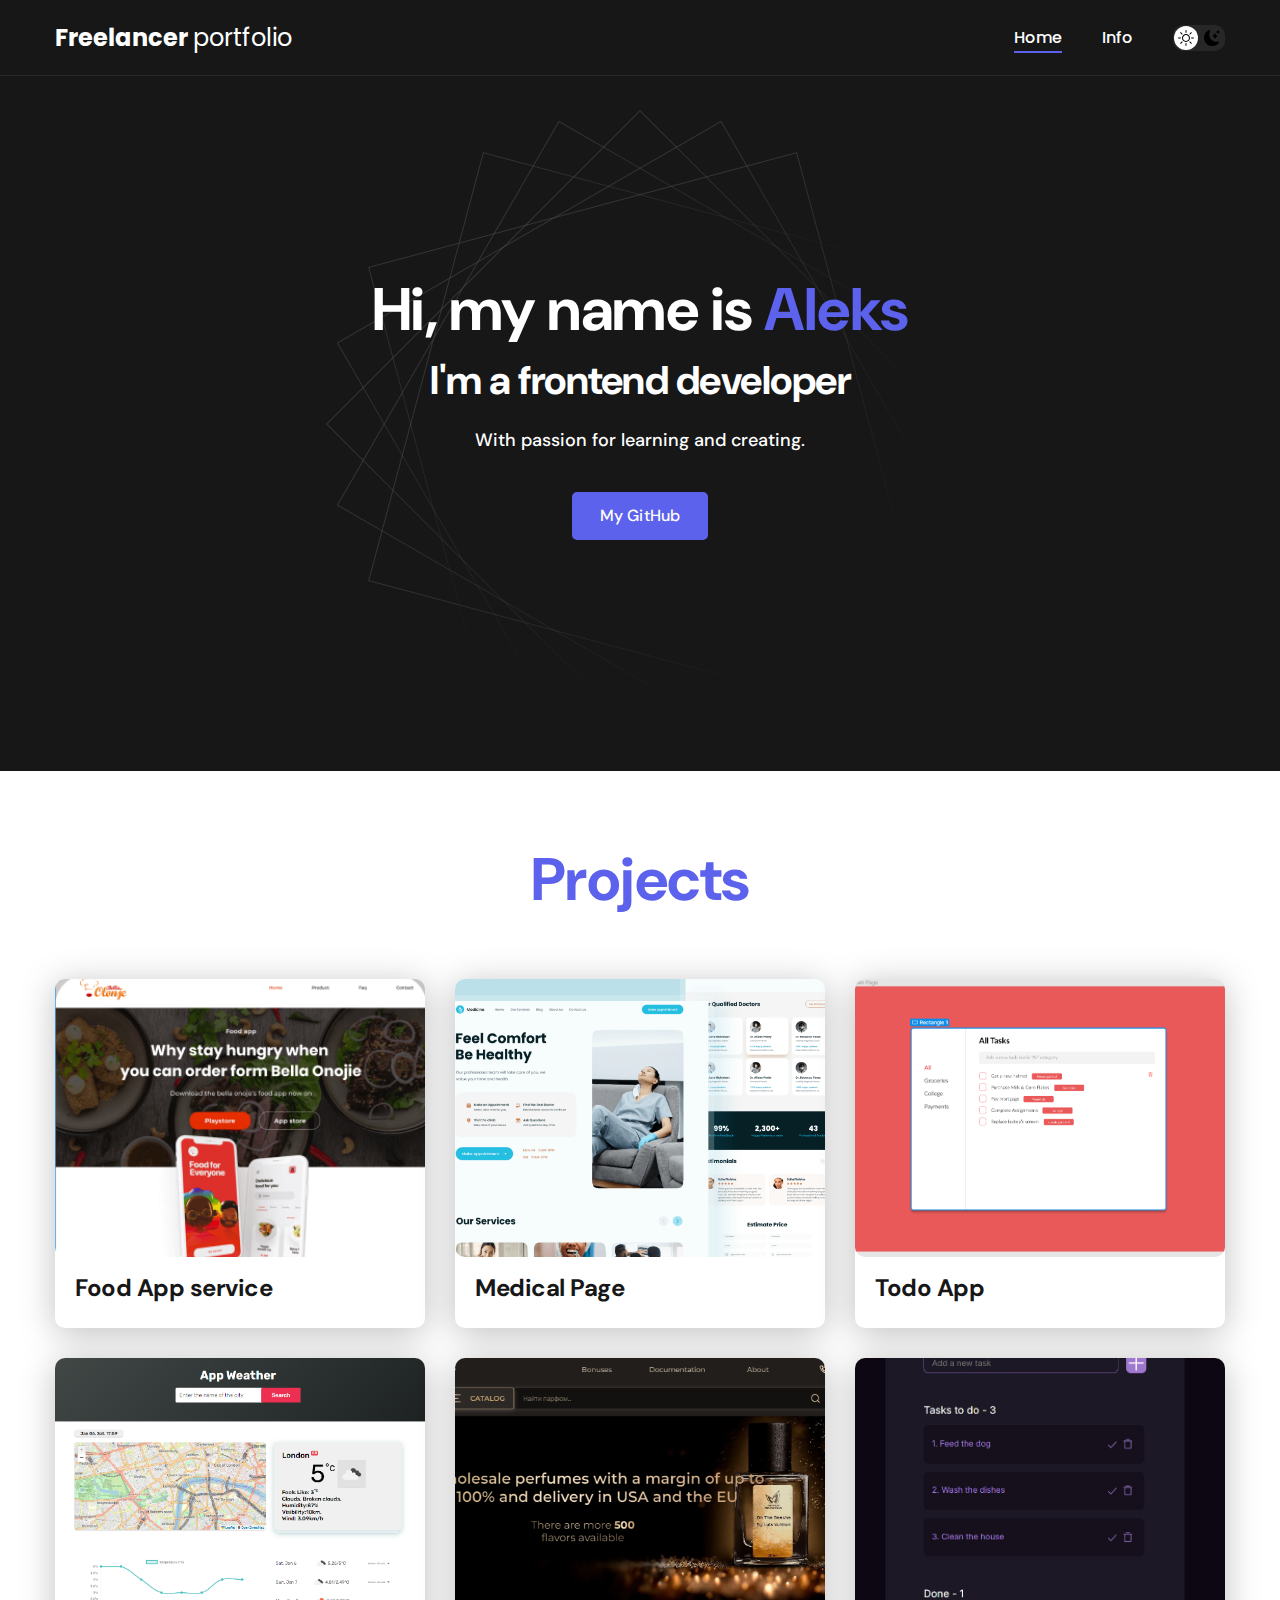
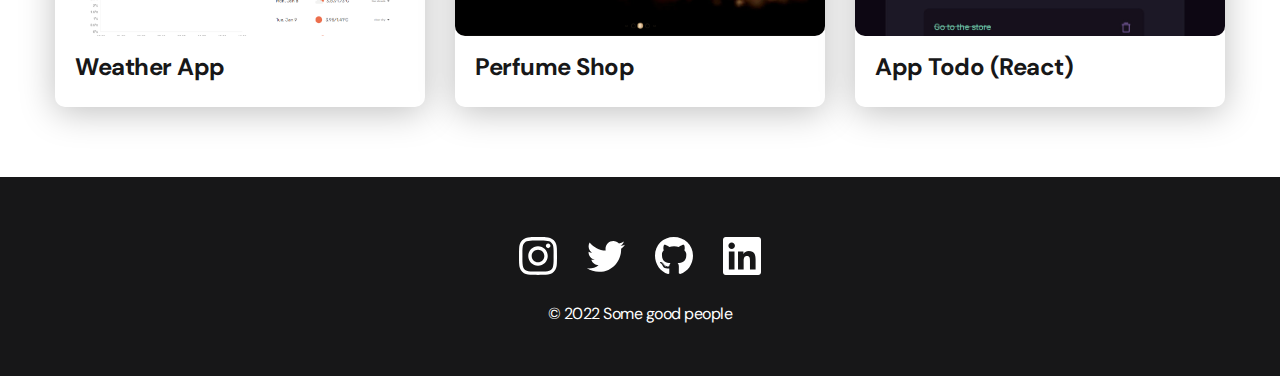
<file: index.html>
<!DOCTYPE html>
<html lang="en">

<head>
  <meta charset="UTF-8">
  <meta name="viewport" content="width=device-width, initial-scale=1.0">
  <title>Document</title>
  <link rel="stylesheet" href="css/reset.css">
  <link rel="stylesheet" href="css/main.css">
  <link rel="stylesheet" href="css/adaptive.css">
  <link rel="preconnect" href="https://fonts.googleapis.com">
  <link rel="preconnect" href="https://fonts.gstatic.com" crossorigin>
  <link
    href="https://fonts.googleapis.com/css2?family=DM+Sans:wght@400;500;700&family=Poppins:wght@400;500;700&display=swap"
    rel="stylesheet">
  <link rel="apple-touch-icon" sizes="57x57" href="./img/favicon/apple-icon-57x57.png">
  <link rel="apple-touch-icon" sizes="60x60" href="./img/favicon/apple-icon-60x60.png">
  <link rel="apple-touch-icon" sizes="72x72" href="./img/favicon/apple-icon-72x72.png">
  <link rel="apple-touch-icon" sizes="76x76" href="./img/favicon/apple-icon-76x76.png">
  <link rel="apple-touch-icon" sizes="114x114" href="./img/favicon/apple-icon-114x114.png">
  <link rel="apple-touch-icon" sizes="120x120" href="./img/favicon/apple-icon-120x120.png">
  <link rel="apple-touch-icon" sizes="144x144" href="./img/favicon/apple-icon-144x144.png">
  <link rel="apple-touch-icon" sizes="152x152" href="./img/favicon/apple-icon-152x152.png">
  <link rel="apple-touch-icon" sizes="180x180" href="./img/favicon/apple-icon-180x180.png">
  <link rel="icon" type="image/png" sizes="192x192" href="./img/favicon/android-icon-192x192.png">
  <link rel="icon" type="image/png" sizes="32x32" href="./img/favicon/favicon-32x32.png">
  <link rel="icon" type="image/png" sizes="96x96" href="./img/favicon/favicon-96x96.png">
  <link rel="icon" type="image/png" sizes="16x16" href="./img/favicon/favicon-16x16.png">
  <link rel="manifest" href="./img/favicon/manifest.json">
  <meta name="msapplication-TileColor" content="#ffffff">
  <meta name="msapplication-TileImage" content="./img/favicon/ms-icon-144x144.png">
  <meta name="theme-color" content="#ffffff">
</head>

<body>

  <!-- HEADER -->

  <div class="header">
    <div class="container">
      <nav class="nav">
        <a href="index.html" class="logo">Freelancer
          <span class="logo-bold">portfolio</span>
        </a>
        <button class="dark__btn">
          <img class="dark__btn-mood" src="img/icons/sun.svg" alt="">
          <img class="dark__btn-mood" src="img/icons/moon.svg" alt="">
        </button>
        <ul class="nav__menu">
          <li class="nav__menu__item">
            <a class="nav__menu-link nav__menu-link--active" href="index.html">Home</a>
          </li>
          <li class="nav__menu__item">
            <a class="nav__menu-link" href="info.html">Info</a>
          </li>
          <img class="burger__x" src="img/icons/x.svg" alt="">
        </ul>

        <button class="burger">
          <span class="burger__line"></span>
          <span class="burger__line"></span>
          <span class="burger__line"></span>
        </button>
      </nav>
    </div>
  </div>

  <!-- HEADER CONTENT -->

  <div class="header__content">
    <div class="container">
      <div class="header__wrapper">
        <h1 class="header__content-title">
          <strong>Hi, my name is <em>Aleks</em></strong> <br>
          I'm a frontend developer
        </h1>
        <p class="header__content-text">
          With passion for learning and creating.
        </p>
        <a href="https://github.com/AlenVik/" class="btn" target="_blank">My GitHub</a>
      </div>

    </div>
  </div>

  <!-- PROJECTS -->

  <main>
    <section class="projects">
      <div class="container">
        <h2 class="title">
          Projects
        </h2>
        <ul class="projects__list">

          <li class="projects__list-item">
            <a class="projects__link" href="project-1.html">
              <img class="projects__pic" src="img/projects/FoodApp1.png" alt="Food pic">
              <p class="projects__name">
                Food App service
              </p>
            </a>
          </li>
          <li class="projects__list-item">
            <a class="projects__link" href="project-2.html">
              <img class="projects__pic" src="img/projects/MedicalPage.png" alt="Medical pic">
              <p class="projects__name">
                Medical Page
              </p>
            </a>
          </li>
          <li class="projects__list-item">
            <a class="projects__link" href="project-3.html">
              <img class="projects__pic" src="img/projects/TodoApp.png" alt="Todo pic">
              <p class="projects__name">
                Todo App
              </p>
            </a>
          </li>
          <li class="projects__list-item">
            <a class="projects__link" href="project-4.html">
              <img class="projects__pic" src="img/projects/AppWeather.png" alt="Weather pic">
              <p class="projects__name">
               Weather App
              </p>
            </a>
          </li>
          <li class="projects__list-item">
            <a class="projects__link" href="project-5.html">
              <img class="projects__pic" src="img/projects/PerfumShop.png" alt="PerfumShop pic">
              <p class="projects__name">
               Perfume Shop
              </p>
            </a>
          </li>
          <li class="projects__list-item">
            <a class="projects__link" href="project-6.html">
              <img class="projects__pic" src="img/projects/AppTodo(React).jpg" alt="AppTodo pic">
              <p class="projects__name">
                App Todo (React)
              </p>
            </a>
          </li>

        </ul>
      </div>
    </section>
  </main>


  <!-- FOOTER  -->

  <footer class="footer">
    <div class="container">
      <div class="footer__box">

        <ul class="footer__item">
          <li class="footer__list">
            <a class="footer__list-link" href="#!">
              <img src="img/icons/instagram.svg" alt="" class="footer__link-img">
            </a>
          </li>
          <li class="footer__list">
            <a class="footer__list-link" href="#!">
              <img src="img/icons/twitter.svg" alt="" class="footer__link-img">
            </a>
          </li>
          <li class="footer__list">
            <a class="footer__list-link" href="#!">
              <img src="img/icons/gitHub.svg" alt="" class="footer__link-img">
            </a>
          </li>
          <li class="footer__list">
            <a class="footer__list-link" href="#!">
              <img src="img/icons/linkedIn.svg" alt="" class="footer__link-img">
            </a>
          </li>
        </ul>

        <p class="footer__copy">
          © 2022 Some good people
        </p>
      </div>
    </div>
  </footer>
  <div class="xss " href="#"></div>
  <script src="js/main.js"></script>
  <script src="js/hover-header.js"></script>
</body>

</html>
</file>
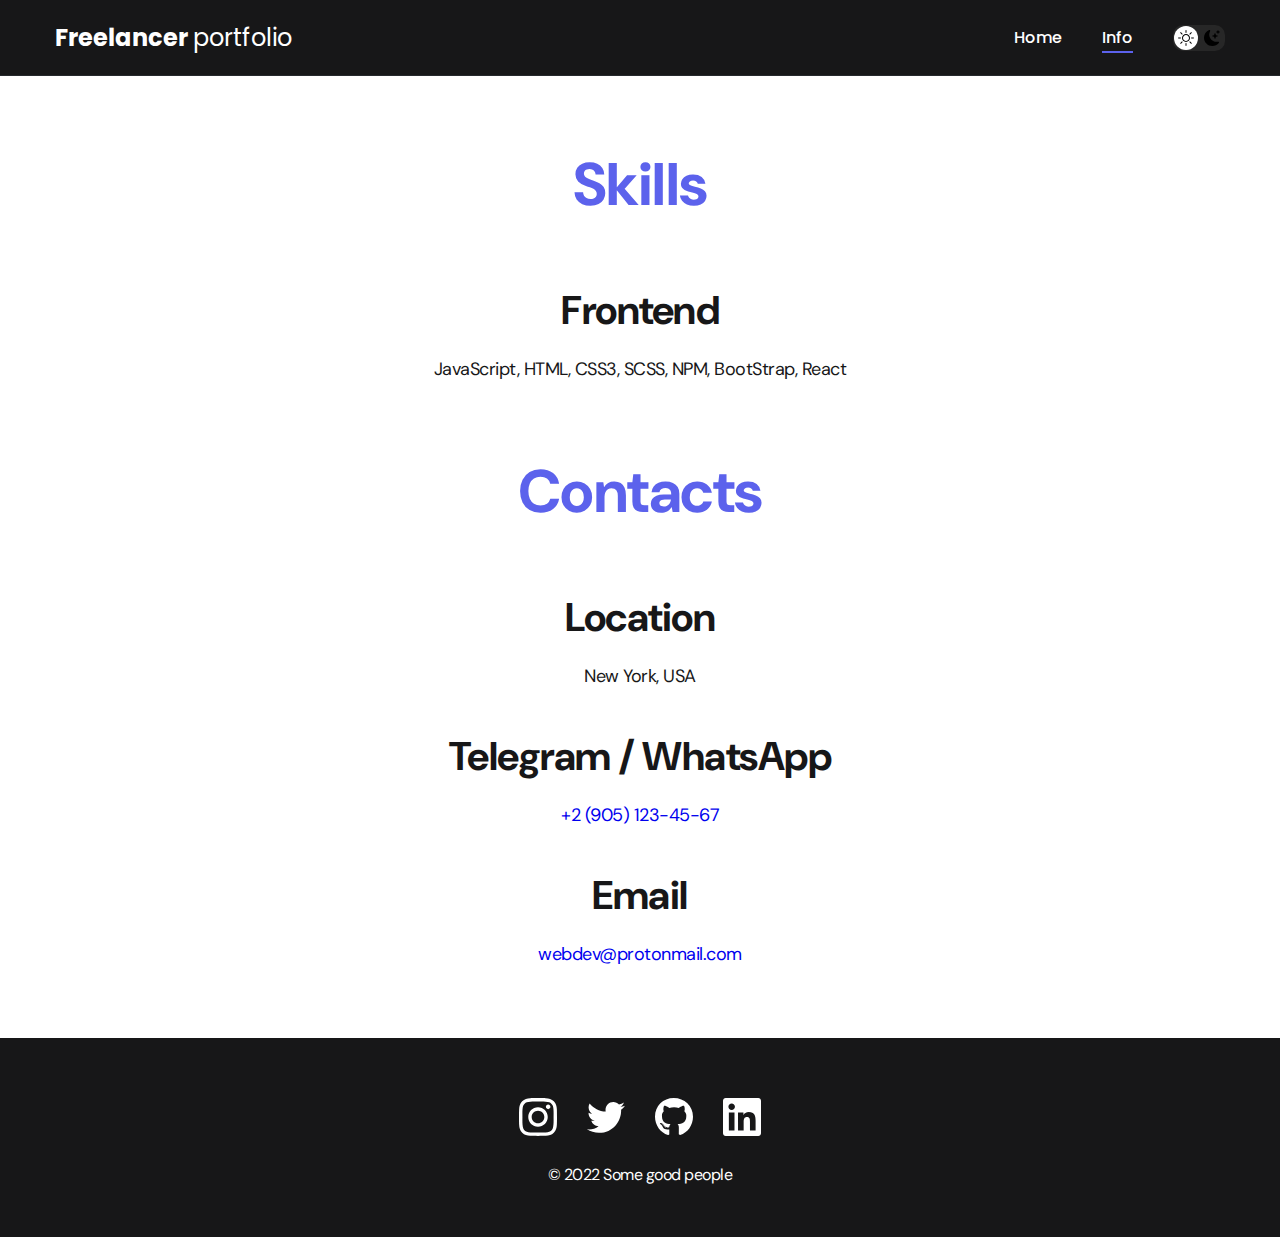
<file: info.html>
<!DOCTYPE html>
<html lang="en">

<head>
  <meta charset="UTF-8">
  <meta name="viewport" content="width=device-width, initial-scale=1.0">
  <title>Document</title>
  <link rel="stylesheet" href="css/reset.css">
  <link rel="stylesheet" href="css/main.css">
  <link rel="stylesheet" href="css/adaptive.css">
  <link rel="preconnect" href="https://fonts.googleapis.com">
  <link rel="preconnect" href="https://fonts.gstatic.com" crossorigin>
  <link
    href="https://fonts.googleapis.com/css2?family=DM+Sans:wght@400;500;700&family=Poppins:wght@400;500;700&display=swap"
    rel="stylesheet">
</head>
<link rel="apple-touch-icon" sizes="57x57" href="./img/favicon/apple-icon-57x57.png">
<link rel="apple-touch-icon" sizes="60x60" href="./img/favicon/apple-icon-60x60.png">
<link rel="apple-touch-icon" sizes="72x72" href="./img/favicon/apple-icon-72x72.png">
<link rel="apple-touch-icon" sizes="76x76" href="./img/favicon/apple-icon-76x76.png">
<link rel="apple-touch-icon" sizes="114x114" href="./img/favicon/apple-icon-114x114.png">
<link rel="apple-touch-icon" sizes="120x120" href="./img/favicon/apple-icon-120x120.png">
<link rel="apple-touch-icon" sizes="144x144" href="./img/favicon/apple-icon-144x144.png">
<link rel="apple-touch-icon" sizes="152x152" href="./img/favicon/apple-icon-152x152.png">
<link rel="apple-touch-icon" sizes="180x180" href="./img/favicon/apple-icon-180x180.png">
<link rel="icon" type="image/png" sizes="192x192" href="./img/favicon/android-icon-192x192.png">
<link rel="icon" type="image/png" sizes="32x32" href="./img/favicon/favicon-32x32.png">
<link rel="icon" type="image/png" sizes="96x96" href="./img/favicon/favicon-96x96.png">
<link rel="icon" type="image/png" sizes="16x16" href="./img/favicon/favicon-16x16.png">
<link rel="manifest" href="./img/favicon/manifest.json">
<meta name="msapplication-TileColor" content="#ffffff">
<meta name="msapplication-TileImage" content="./img/favicon/ms-icon-144x144.png">
<meta name="theme-color" content="#ffffff">

<body>

  <!-- HEADER -->
  <div class="header">
    <div class="container">
      <nav class="nav">
        <a href="index.html" class="logo">Freelancer
          <span class="logo-bold">portfolio</span>
        </a>
        <button class="dark__btn">
          <img class="dark__btn-mood" src="img/icons/sun.svg" alt="">
          <img class="dark__btn-mood" src="img/icons/moon.svg" alt="">
        </button>
        <ul class="nav__menu">
          <li class="nav__menu__item"><a class="nav__menu-link " href="index.html">Home</a></li>
          <li class="nav__menu__item"><a class="nav__menu-link nav__menu-link--active" href="info.html">Info</a></li>
          <img class="burger__x" src="img/icons/x.svg" alt="">
        </ul>
        <button class="burger">
          <span class="burger__line"></span>
          <span class="burger__line"></span>
          <span class="burger__line"></span>
        </button>
      </nav>
    </div>
  </div>

  <main>
    <!-- SKILLS -->
    <section class="skills">
      <div class="container">
        <h2 class="title">
          Skills
        </h2>
        <ul class="skills__box">
          <li class="skills__box-item">
            <h2 class="skills__box-title">
              Frontend
            </h2>
            <p class="skills__box-text">
              JavaScript, HTML, CSS3, SCSS, NPM, BootStrap, React
            </p>
          </li>
        </ul>

      </div>
    </section>
    <!-- CONTACTS -->
    <section class="contacts">
      <div class="container">
        <h2 class="title">
          Contacts
        </h2>


        <ul class="contacts__box">

          <li class="contacts__item">
            <h2 class="contacts__name">
              Location
            </h2>
            <p class="contacts__link" href="#!">
              New York, USA
            </p>
          </li>
          <li class="contacts__item">
            <h2 class="contacts__name">
              Telegram / WhatsApp
            </h2>
            <a class="contacts__link" href="tel:+79051234567">
              +2 (905) 123-45-67
            </a>
          </li>
          <li class="contacts__item">
            <h2 class="contacts__name">
              Email
            </h2>
            <a class="contacts__link" href="mailto:webdev@protonmail.com">
              webdev@protonmail.com
            </a>
          </li>

        </ul>
      </div>
    </section>
  </main>

  <!-- FOOTER  -->

  <footer class="footer">
    <div class="container">
      <div class="footer__box">

        <ul class="footer__item">

          <li class="footer__list">
            <a class="footer__list-link" href="#!">
              <img src="img/icons/instagram.svg" alt="" class="footer__link-img">
            </a>
          </li>
          <li class="footer__list">
            <a class="footer__list-link" href="#!">
              <img src="img/icons/twitter.svg" alt="" class="footer__link-img">
            </a>
          </li>
          <li class="footer__list">
            <a class="footer__list-link" href="#!">
              <img src="img/icons/gitHub.svg" alt="" class="footer__link-img">
            </a>
          </li>
          <li class="footer__list">
            <a class="footer__list-link" href="#!">
              <img src="img/icons/linkedIn.svg" alt="" class="footer__link-img">
            </a>
          </li>
        </ul>

        <p class="footer__copy">
          © 2022 Some good people
        </p>
      </div>
    </div>
  </footer>
  <div class="xss " href="#"></div>
  <script src="js/main.js"></script>
  <script src="js/hover-header.js"></script>
</body>

</html>
</file>
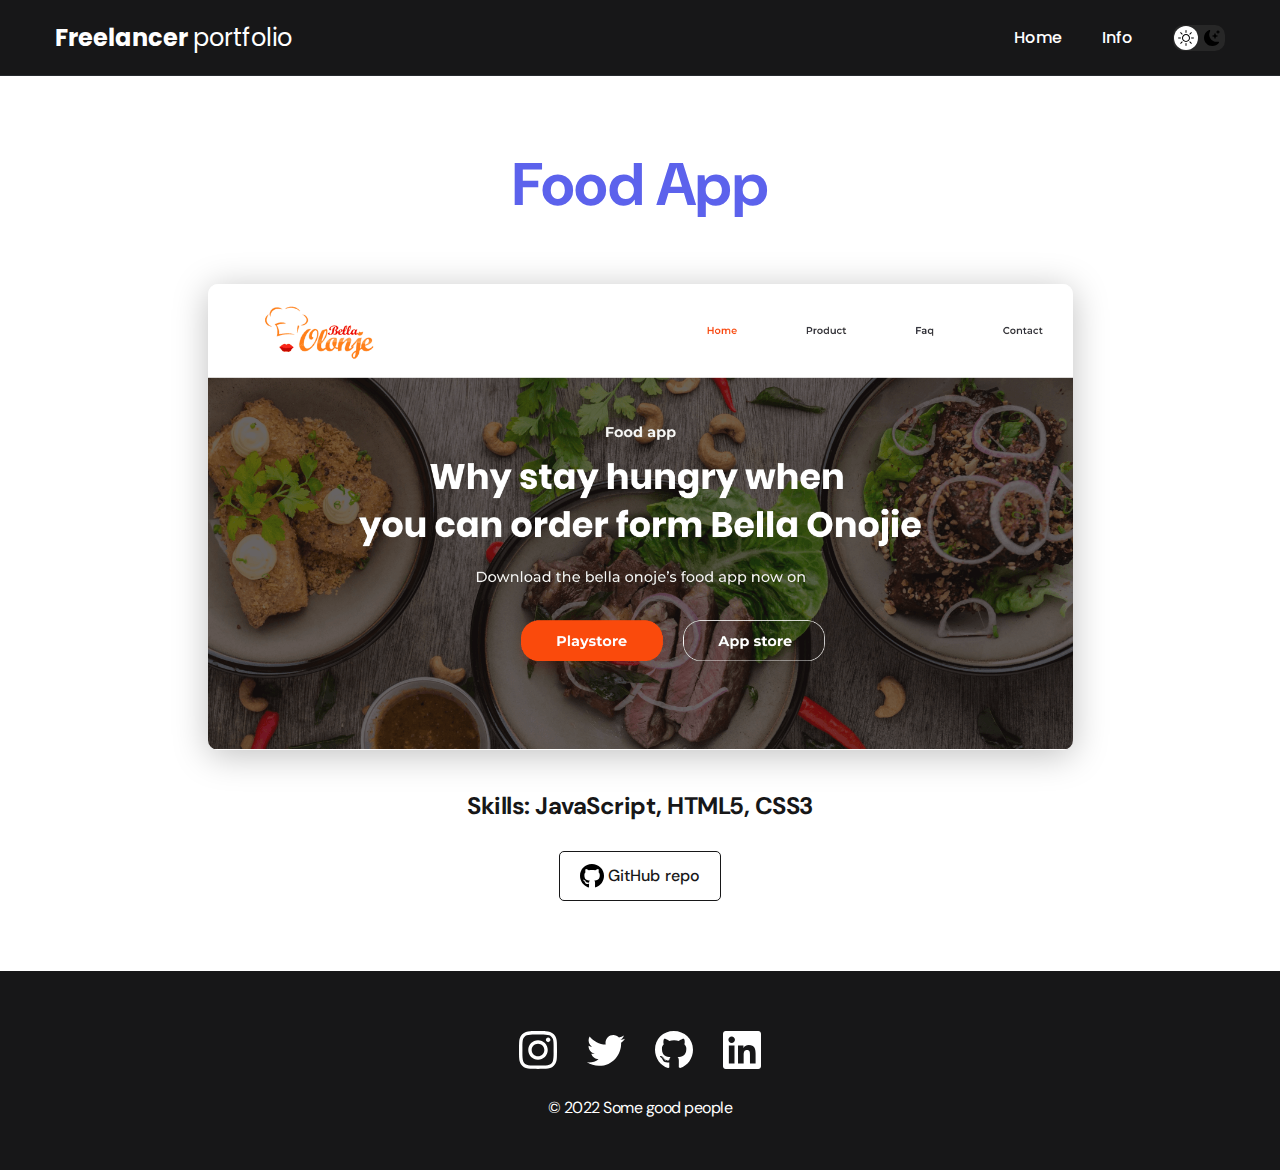
<file: project-1.html>
<!DOCTYPE html>
<html lang="en">

<head>
  <meta charset="UTF-8">
  <meta name="viewport" content="width=device-width, initial-scale=1.0">
  <title>Document</title>
  <link rel="stylesheet" href="css/reset.css">
  <link rel="stylesheet" href="css/main.css">
  <link rel="stylesheet" href="css/adaptive.css">
  <link rel="preconnect" href="https://fonts.googleapis.com">
  <link rel="preconnect" href="https://fonts.gstatic.com" crossorigin>
  <link
    href="https://fonts.googleapis.com/css2?family=DM+Sans:wght@400;500;700&family=Poppins:wght@400;500;700&display=swap"
    rel="stylesheet">
</head>
<link rel="apple-touch-icon" sizes="57x57" href="./img/favicon/apple-icon-57x57.png">
<link rel="apple-touch-icon" sizes="60x60" href="./img/favicon/apple-icon-60x60.png">
<link rel="apple-touch-icon" sizes="72x72" href="./img/favicon/apple-icon-72x72.png">
<link rel="apple-touch-icon" sizes="76x76" href="./img/favicon/apple-icon-76x76.png">
<link rel="apple-touch-icon" sizes="114x114" href="./img/favicon/apple-icon-114x114.png">
<link rel="apple-touch-icon" sizes="120x120" href="./img/favicon/apple-icon-120x120.png">
<link rel="apple-touch-icon" sizes="144x144" href="./img/favicon/apple-icon-144x144.png">
<link rel="apple-touch-icon" sizes="152x152" href="./img/favicon/apple-icon-152x152.png">
<link rel="apple-touch-icon" sizes="180x180" href="./img/favicon/apple-icon-180x180.png">
<link rel="icon" type="image/png" sizes="192x192" href="./img/favicon/android-icon-192x192.png">
<link rel="icon" type="image/png" sizes="32x32" href="./img/favicon/favicon-32x32.png">
<link rel="icon" type="image/png" sizes="96x96" href="./img/favicon/favicon-96x96.png">
<link rel="icon" type="image/png" sizes="16x16" href="./img/favicon/favicon-16x16.png">
<link rel="manifest" href="./img/favicon/manifest.json">
<meta name="msapplication-TileColor" content="#ffffff">
<meta name="msapplication-TileImage" content="./img/favicon/ms-icon-144x144.png">
<meta name="theme-color" content="#ffffff">

<body>

  <!-- HEADER -->

  <div class="header">
    <div class="container">
      <nav class="nav">
        <a href="index.html" class="logo">Freelancer
          <span class="logo-bold">portfolio</span>
        </a>
        <button class="dark__btn">
          <img class="dark__btn-mood" src="img/icons/sun.svg" alt="">
          <img class="dark__btn-mood" src="img/icons/moon.svg" alt="">
        </button>
        <ul class="nav__menu">
          <li class="nav__menu__item"><a class="nav__menu-link " href="index.html">Home</a></li>
          <!-- <li class="nav__menu__item"><a class="nav__menu-link" href="./skills.html">Skills</a>
          </li> -->
          <li class="nav__menu__item"><a class="nav__menu-link" href="info.html">Info</a>
          </li>
          <img class="burger__x" src="img/icons/x.svg" alt="">
        </ul>
        <button class="burger">
          <span class="burger__line"></span>
          <span class="burger__line"></span>
          <span class="burger__line"></span>
        </button>
      </nav>
    </div>
  </div>



  <!-- PROJECTS -->

  <main>
    <section class="projects">
      <div class="container">
        <h2 class="title">
          Food App
        </h2>
        <div class="projects__example">
          <a href="https://alenvik.github.io/Food-app/" target="_blank">
            <img class="projects__example-img" src="img/projects/FoodApp.png" alt="picture">
          </a>
          <p class="projects__example-text">
            Skills: JavaScript, HTML5, CSS3
          </p>
          <a class="btn-outline" href="https://github.com/AlenVik/Food-app" target="_blank">
            <img class="btn-outline-icon" src="img/icons/gitHub-black.svg" alt="">
            GitHub repo</a>
        </div>
      </div>
      </div>
      </div>
    </section>
  </main>


  <!-- FOOTER  -->

  <footer class="footer">
    <div class="container">
      <div class="footer__box">

        <ul class="footer__item">
          <li class="footer__list">
            <a class="footer__list-link" href="#!">
              <img src="img/icons/instagram.svg" alt="" class="footer__link-img">
            </a>
          </li>
          <li class="footer__list">
            <a class="footer__list-link" href="#!">
              <img src="img/icons/twitter.svg" alt="" class="footer__link-img">
            </a>
          </li>
          <li class="footer__list">
            <a class="footer__list-link" href="#!">
              <img src="img/icons/gitHub.svg" alt="" class="footer__link-img">
            </a>
          </li>
          <li class="footer__list">
            <a class="footer__list-link" href="#!">
              <img src="img/icons/linkedIn.svg" alt="" class="footer__link-img">
            </a>
          </li>

        </ul>

        <p class="footer__copy">
          © 2022 Some good people
        </p>
      </div>
    </div>
  </footer>
  <div class="xss " href="#"></div>
  <script src="js/main.js"></script>
  <script src="js/hover-header.js"></script>
</body>

</html>
</file>
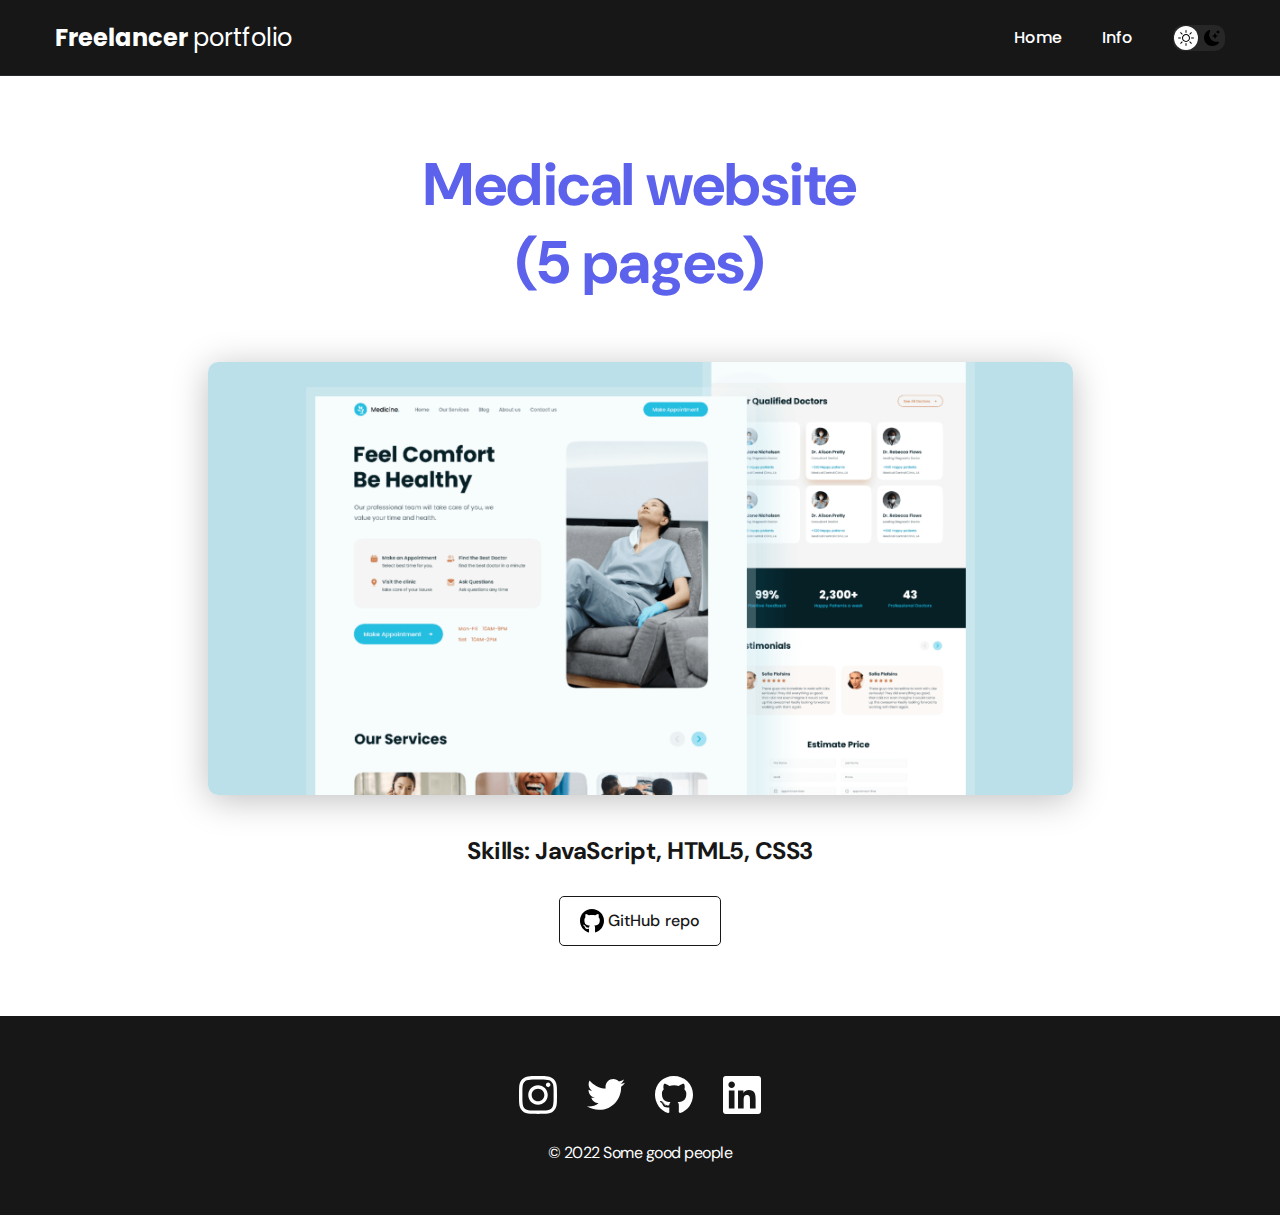
<file: project-2.html>
<!DOCTYPE html>
<html lang="en">

<head>
  <meta charset="UTF-8">
  <meta name="viewport" content="width=device-width, initial-scale=1.0">
  <title>Document</title>
  <link rel="stylesheet" href="css/reset.css">
  <link rel="stylesheet" href="css/main.css">
  <link rel="stylesheet" href="css/adaptive.css">
  <link rel="preconnect" href="https://fonts.googleapis.com">
  <link rel="preconnect" href="https://fonts.gstatic.com" crossorigin>
  <link
    href="https://fonts.googleapis.com/css2?family=DM+Sans:wght@400;500;700&family=Poppins:wght@400;500;700&display=swap"
    rel="stylesheet">
</head>
<link rel="apple-touch-icon" sizes="57x57" href="./img/favicon/apple-icon-57x57.png">
<link rel="apple-touch-icon" sizes="60x60" href="./img/favicon/apple-icon-60x60.png">
<link rel="apple-touch-icon" sizes="72x72" href="./img/favicon/apple-icon-72x72.png">
<link rel="apple-touch-icon" sizes="76x76" href="./img/favicon/apple-icon-76x76.png">
<link rel="apple-touch-icon" sizes="114x114" href="./img/favicon/apple-icon-114x114.png">
<link rel="apple-touch-icon" sizes="120x120" href="./img/favicon/apple-icon-120x120.png">
<link rel="apple-touch-icon" sizes="144x144" href="./img/favicon/apple-icon-144x144.png">
<link rel="apple-touch-icon" sizes="152x152" href="./img/favicon/apple-icon-152x152.png">
<link rel="apple-touch-icon" sizes="180x180" href="./img/favicon/apple-icon-180x180.png">
<link rel="icon" type="image/png" sizes="192x192" href="./img/favicon/android-icon-192x192.png">
<link rel="icon" type="image/png" sizes="32x32" href="./img/favicon/favicon-32x32.png">
<link rel="icon" type="image/png" sizes="96x96" href="./img/favicon/favicon-96x96.png">
<link rel="icon" type="image/png" sizes="16x16" href="./img/favicon/favicon-16x16.png">
<link rel="manifest" href="./img/favicon/manifest.json">
<meta name="msapplication-TileColor" content="#ffffff">
<meta name="msapplication-TileImage" content="./img/favicon/ms-icon-144x144.png">
<meta name="theme-color" content="#ffffff">

<body>

  <!-- HEADER -->

  <div class="header">
    <div class="container">
      <nav class="nav">
        <a href="index.html" class="logo">Freelancer
          <span class="logo-bold">portfolio</span>
        </a>
        <button class="dark__btn">
          <img class="dark__btn-mood" src="img/icons/sun.svg" alt="">
          <img class="dark__btn-mood" src="img/icons/moon.svg" alt="">
        </button>
        <ul class="nav__menu">
          <li class="nav__menu__item"><a class="nav__menu-link " href="index.html">Home</a></li>
          <!-- <li class="nav__menu__item"><a class="nav__menu-link" href="./skills.html">Skills</a>
          </li> -->
          <li class="nav__menu__item"><a class="nav__menu-link" href="info.html">Info</a>
          </li>
          <img class="burger__x" src="img/icons/x.svg" alt="">
        </ul>
        <button class="burger">
          <span class="burger__line"></span>
          <span class="burger__line"></span>
          <span class="burger__line"></span>
        </button>
      </nav>
    </div>
  </div>



  <!-- PROJECTS -->

  <main>
    <section class="projects">
      <div class="container">
        <h2 class="title">
          Medical website <br> (5 pages)
        </h2>
        <div class="projects__example">
          <a href="https://alenvik.github.io/MedicalPage/index.html" target="_blank">
            <img class="projects__example-img" src="img/projects/MedicalPage.png" alt="picture">
          </a>
          <p class="projects__example-text">
            Skills: JavaScript, HTML5, CSS3
          </p>
          <a class="btn-outline" href="https://github.com/AlenVik/MedicalPage/" target="_blank">
            <img class="btn-outline-icon" src="img/icons/gitHub-black.svg" alt="">
            GitHub repo</a>
        </div>
      </div>
      </div>
      </div>
    </section>
  </main>


  <!-- FOOTER  -->

  <footer class="footer">
    <div class="container">
      <div class="footer__box">

        <ul class="footer__item">
          <li class="footer__list">
            <a class="footer__list-link" href="#!">
              <img src="img/icons/instagram.svg" alt="" class="footer__link-img">
            </a>
          </li>
          <li class="footer__list">
            <a class="footer__list-link" href="#!">
              <img src="img/icons/twitter.svg" alt="" class="footer__link-img">
            </a>
          </li>
          <li class="footer__list">
            <a class="footer__list-link" href="#!">
              <img src="img/icons/gitHub.svg" alt="" class="footer__link-img">
            </a>
          </li>
          <li class="footer__list">
            <a class="footer__list-link" href="#!">
              <img src="img/icons/linkedIn.svg" alt="" class="footer__link-img">
            </a>
          </li>

        </ul>

        <p class="footer__copy">
          © 2022 Some good people
        </p>
      </div>
    </div>
  </footer>
  <div class="xss " href="#"></div>
  <script src="js/main.js"></script>
  <script src="js/hover-header.js"></script>
</body>

</html>
</file>
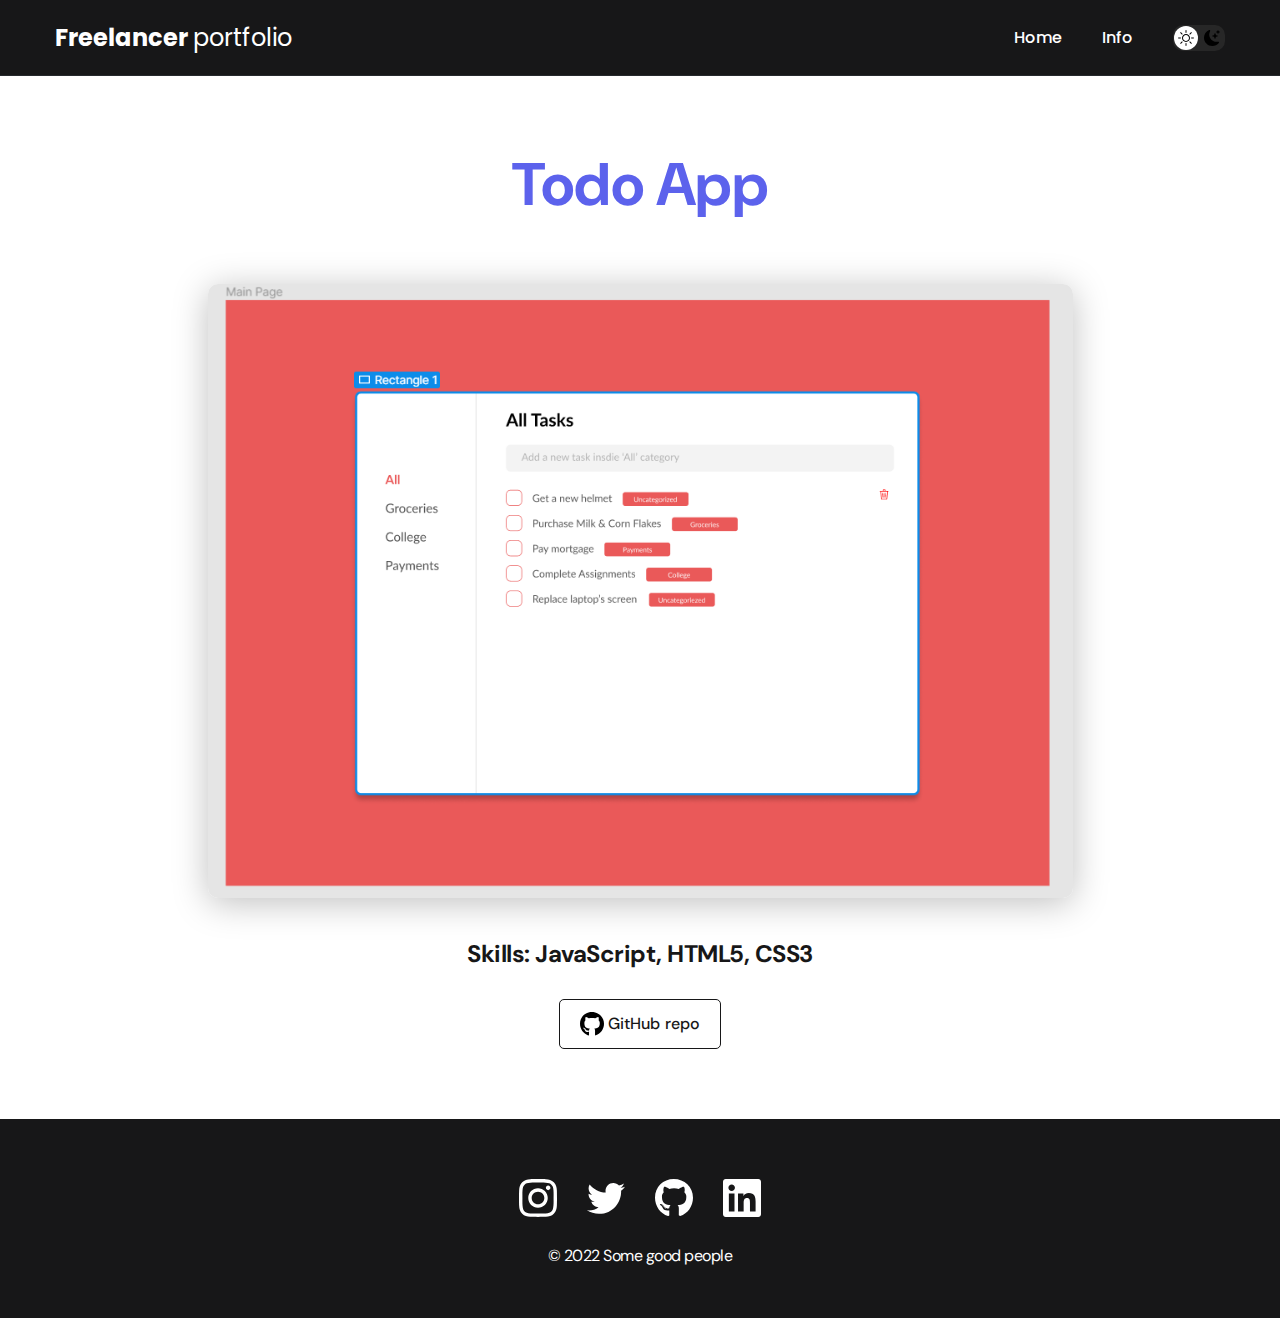
<file: project-3.html>
<!DOCTYPE html>
<html lang="en">

<head>
  <meta charset="UTF-8">
  <meta name="viewport" content="width=device-width, initial-scale=1.0">
  <title>Document</title>
  <link rel="stylesheet" href="css/reset.css">
  <link rel="stylesheet" href="css/main.css">
  <link rel="stylesheet" href="css/adaptive.css">
  <link rel="preconnect" href="https://fonts.googleapis.com">
  <link rel="preconnect" href="https://fonts.gstatic.com" crossorigin>
  <link
    href="https://fonts.googleapis.com/css2?family=DM+Sans:wght@400;500;700&family=Poppins:wght@400;500;700&display=swap"
    rel="stylesheet">
</head>
<link rel="apple-touch-icon" sizes="57x57" href="./img/favicon/apple-icon-57x57.png">
<link rel="apple-touch-icon" sizes="60x60" href="./img/favicon/apple-icon-60x60.png">
<link rel="apple-touch-icon" sizes="72x72" href="./img/favicon/apple-icon-72x72.png">
<link rel="apple-touch-icon" sizes="76x76" href="./img/favicon/apple-icon-76x76.png">
<link rel="apple-touch-icon" sizes="114x114" href="./img/favicon/apple-icon-114x114.png">
<link rel="apple-touch-icon" sizes="120x120" href="./img/favicon/apple-icon-120x120.png">
<link rel="apple-touch-icon" sizes="144x144" href="./img/favicon/apple-icon-144x144.png">
<link rel="apple-touch-icon" sizes="152x152" href="./img/favicon/apple-icon-152x152.png">
<link rel="apple-touch-icon" sizes="180x180" href="./img/favicon/apple-icon-180x180.png">
<link rel="icon" type="image/png" sizes="192x192" href="./img/favicon/android-icon-192x192.png">
<link rel="icon" type="image/png" sizes="32x32" href="./img/favicon/favicon-32x32.png">
<link rel="icon" type="image/png" sizes="96x96" href="./img/favicon/favicon-96x96.png">
<link rel="icon" type="image/png" sizes="16x16" href="./img/favicon/favicon-16x16.png">
<link rel="manifest" href="./img/favicon/manifest.json">
<meta name="msapplication-TileColor" content="#ffffff">
<meta name="msapplication-TileImage" content="./img/favicon/ms-icon-144x144.png">
<meta name="theme-color" content="#ffffff">

<body>

  <!-- HEADER -->

  <div class="header">
    <div class="container">
      <nav class="nav">
        <a href="index.html" class="logo">Freelancer
          <span class="logo-bold">portfolio</span>
        </a>
        <button class="dark__btn">
          <img class="dark__btn-mood" src="img/icons/sun.svg" alt="">
          <img class="dark__btn-mood" src="img/icons/moon.svg" alt="">
        </button>
        <ul class="nav__menu">
          <li class="nav__menu__item"><a class="nav__menu-link " href="index.html">Home</a></li>
          <!-- <li class="nav__menu__item"><a class="nav__menu-link" href="./skills.html">Skills</a>
          </li> -->
          <li class="nav__menu__item"><a class="nav__menu-link" href="info.html">Info</a>
          </li>
          <img class="burger__x" src="img/icons/x.svg" alt="">
        </ul>
        <button class="burger">
          <span class="burger__line"></span>
          <span class="burger__line"></span>
          <span class="burger__line"></span>
        </button>
      </nav>
    </div>
  </div>



  <!-- PROJECTS -->

  <main>
    <section class="projects">
      <div class="container">
        <h2 class="title">
          Todo App
        </h2>
        <div class="projects__example">
          <a href="https://alenvik.github.io/TodoApp/" target="_blank">
            <img class="projects__example-img" src="img/projects/TodoApp.png" alt="picture">
          </a>
          <p class="projects__example-text">
            Skills: JavaScript, HTML5, CSS3
          </p>
          <a class="btn-outline" href="https://github.com/AlenVik/TodoApp" target="_blank">
            <img class="btn-outline-icon" src="img/icons/gitHub-black.svg" alt="">
            GitHub repo</a>
        </div>
      </div>
      </div>
      </div>
    </section>
  </main>


  <!-- FOOTER  -->

  <footer class="footer">
    <div class="container">
      <div class="footer__box">

        <ul class="footer__item">
          <li class="footer__list">
            <a class="footer__list-link" href="#!">
              <img src="img/icons/instagram.svg" alt="" class="footer__link-img">
            </a>
          </li>
          <li class="footer__list">
            <a class="footer__list-link" href="#!">
              <img src="img/icons/twitter.svg" alt="" class="footer__link-img">
            </a>
          </li>
          <li class="footer__list">
            <a class="footer__list-link" href="#!">
              <img src="img/icons/gitHub.svg" alt="" class="footer__link-img">
            </a>
          </li>
          <li class="footer__list">
            <a class="footer__list-link" href="#!">
              <img src="img/icons/linkedIn.svg" alt="" class="footer__link-img">
            </a>
          </li>

        </ul>

        <p class="footer__copy">
          © 2022 Some good people
        </p>
      </div>
    </div>
  </footer>
  <div class="xss " href="#"></div>
  <script src="js/main.js"></script>
  <script src="js/hover-header.js"></script>
</body>

</html>
</file>
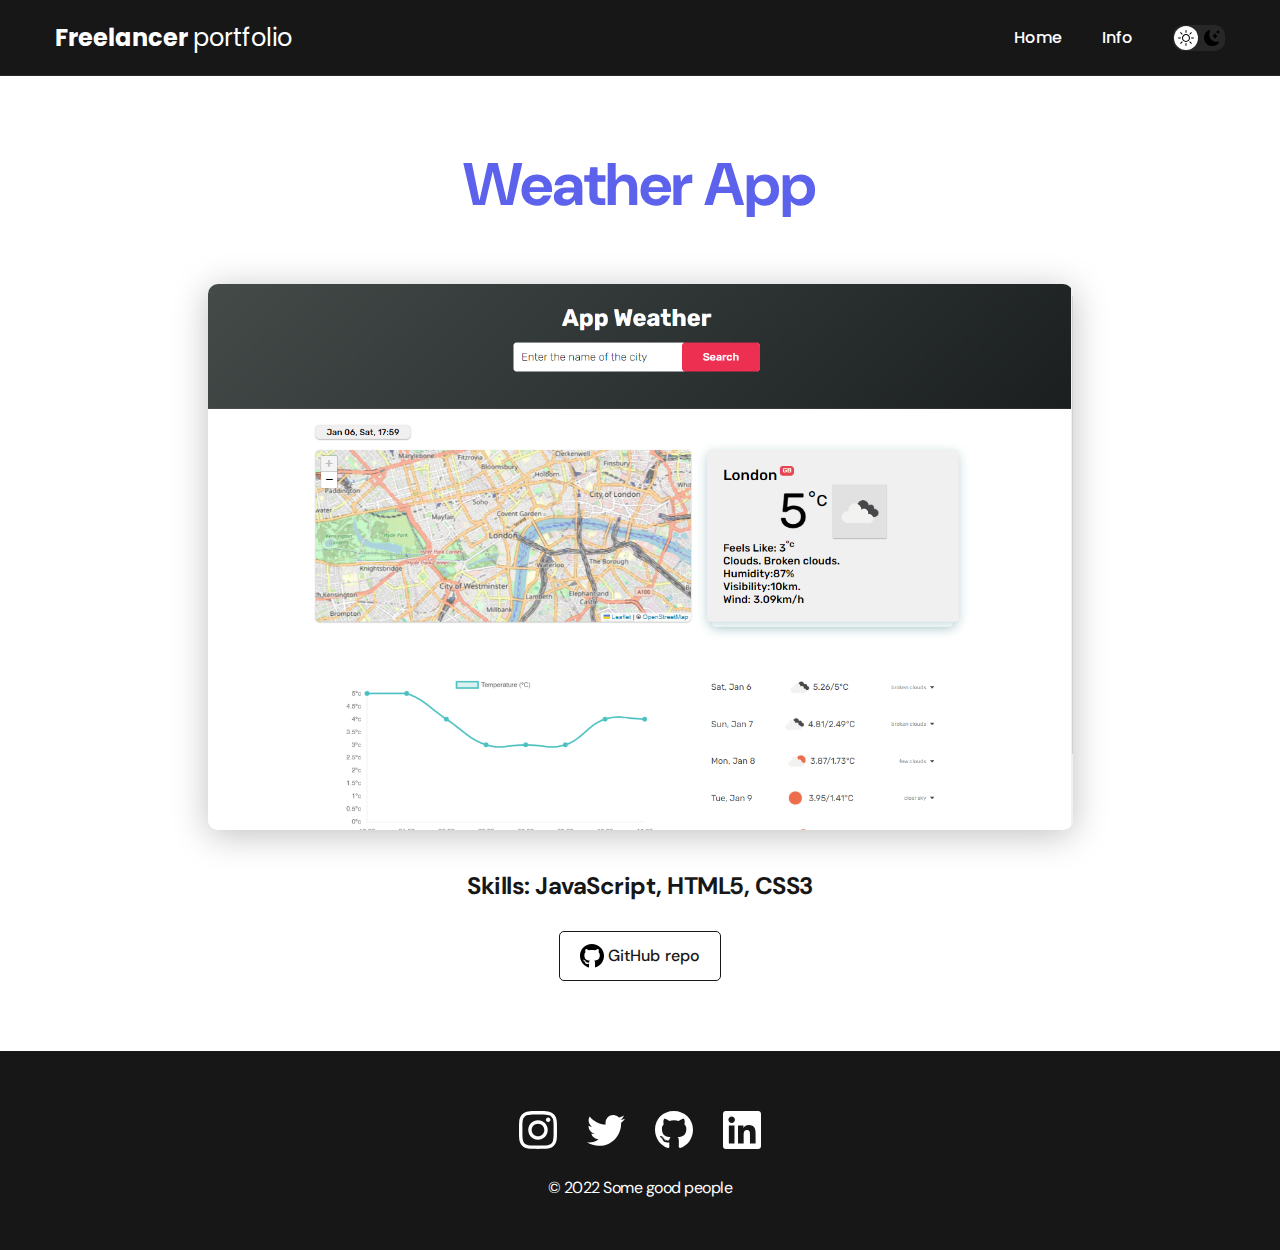
<file: project-4.html>
<!DOCTYPE html>
<html lang="en">

<head>
  <meta charset="UTF-8">
  <meta name="viewport" content="width=device-width, initial-scale=1.0">
  <title>Document</title>
  <link rel="stylesheet" href="css/reset.css">
  <link rel="stylesheet" href="css/main.css">
  <link rel="stylesheet" href="css/adaptive.css">
  <link rel="preconnect" href="https://fonts.googleapis.com">
  <link rel="preconnect" href="https://fonts.gstatic.com" crossorigin>
  <link
    href="https://fonts.googleapis.com/css2?family=DM+Sans:wght@400;500;700&family=Poppins:wght@400;500;700&display=swap"
    rel="stylesheet">
</head>
<link rel="apple-touch-icon" sizes="57x57" href="./img/favicon/apple-icon-57x57.png">
<link rel="apple-touch-icon" sizes="60x60" href="./img/favicon/apple-icon-60x60.png">
<link rel="apple-touch-icon" sizes="72x72" href="./img/favicon/apple-icon-72x72.png">
<link rel="apple-touch-icon" sizes="76x76" href="./img/favicon/apple-icon-76x76.png">
<link rel="apple-touch-icon" sizes="114x114" href="./img/favicon/apple-icon-114x114.png">
<link rel="apple-touch-icon" sizes="120x120" href="./img/favicon/apple-icon-120x120.png">
<link rel="apple-touch-icon" sizes="144x144" href="./img/favicon/apple-icon-144x144.png">
<link rel="apple-touch-icon" sizes="152x152" href="./img/favicon/apple-icon-152x152.png">
<link rel="apple-touch-icon" sizes="180x180" href="./img/favicon/apple-icon-180x180.png">
<link rel="icon" type="image/png" sizes="192x192" href="./img/favicon/android-icon-192x192.png">
<link rel="icon" type="image/png" sizes="32x32" href="./img/favicon/favicon-32x32.png">
<link rel="icon" type="image/png" sizes="96x96" href="./img/favicon/favicon-96x96.png">
<link rel="icon" type="image/png" sizes="16x16" href="./img/favicon/favicon-16x16.png">
<link rel="manifest" href="./img/favicon/manifest.json">
<meta name="msapplication-TileColor" content="#ffffff">
<meta name="msapplication-TileImage" content="./img/favicon/ms-icon-144x144.png">
<meta name="theme-color" content="#ffffff">

<body>

  <!-- HEADER -->

  <div class="header">
    <div class="container">
      <nav class="nav">
        <a href="index.html" class="logo">Freelancer
          <span class="logo-bold">portfolio</span>
        </a>
        <button class="dark__btn">
          <img class="dark__btn-mood" src="img/icons/sun.svg" alt="">
          <img class="dark__btn-mood" src="img/icons/moon.svg" alt="">
        </button>
        <ul class="nav__menu">
          <li class="nav__menu__item"><a class="nav__menu-link " href="index.html">Home</a></li>
          <!-- <li class="nav__menu__item"><a class="nav__menu-link" href="./skills.html">Skills</a>
          </li> -->
          <li class="nav__menu__item"><a class="nav__menu-link" href="info.html">Info</a>
          </li>
          <img class="burger__x" src="img/icons/x.svg" alt="">
        </ul>
        <button class="burger">
          <span class="burger__line"></span>
          <span class="burger__line"></span>
          <span class="burger__line"></span>
        </button>
      </nav>
    </div>
  </div>



  <!-- PROJECTS -->

  <main>
    <section class="projects">
      <div class="container">
        <h2 class="title">
          Weather App
        </h2>
        <div class="projects__example">
          <a href="https://alenvik.github.io/Weather-App/" target="_blank">
            <img class="projects__example-img" src="img/projects/AppWeather.png" alt="picture">
          </a>
          <p class="projects__example-text">
            Skills: JavaScript, HTML5, CSS3
          </p>
          <a class="btn-outline" href="https://github.com/AlenVik/Weather-App" target="_blank">
            <img class="btn-outline-icon" src="img/icons/gitHub-black.svg" alt="">
            GitHub repo</a>
        </div>
      </div>
      </div>
      </div>
    </section>
  </main>


  <!-- FOOTER  -->

  <footer class="footer">
    <div class="container">
      <div class="footer__box">

        <ul class="footer__item">
          <li class="footer__list">
            <a class="footer__list-link" href="#!">
              <img src="img/icons/instagram.svg" alt="" class="footer__link-img">
            </a>
          </li>
          <li class="footer__list">
            <a class="footer__list-link" href="#!">
              <img src="img/icons/twitter.svg" alt="" class="footer__link-img">
            </a>
          </li>
          <li class="footer__list">
            <a class="footer__list-link" href="#!">
              <img src="img/icons/gitHub.svg" alt="" class="footer__link-img">
            </a>
          </li>
          <li class="footer__list">
            <a class="footer__list-link" href="#!">
              <img src="img/icons/linkedIn.svg" alt="" class="footer__link-img">
            </a>
          </li>

        </ul>

        <p class="footer__copy">
          © 2022 Some good people
        </p>
      </div>
    </div>
  </footer>
  <div class="xss " href="#"></div>
  <script src="js/main.js"></script>
  <script src="js/hover-header.js"></script>
</body>

</html>
</file>
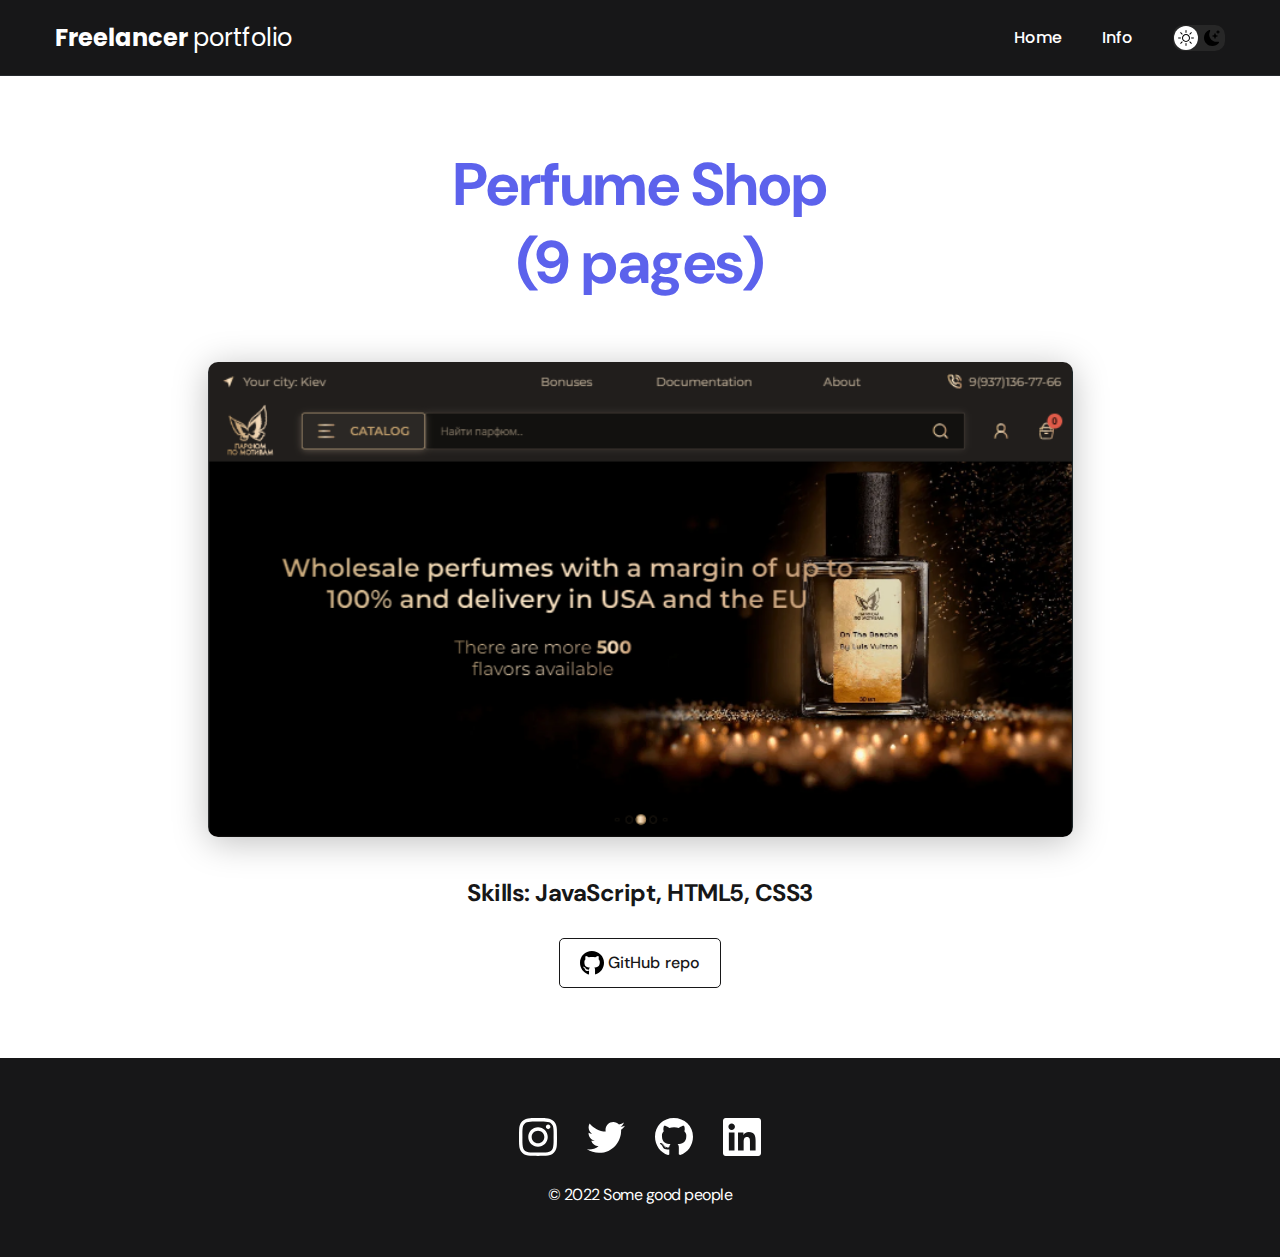
<file: project-5.html>
<!DOCTYPE html>
<html lang="en">

<head>
  <meta charset="UTF-8">
  <meta name="viewport" content="width=device-width, initial-scale=1.0">
  <title>Document</title>
  <link rel="stylesheet" href="css/reset.css">
  <link rel="stylesheet" href="css/main.css">
  <link rel="stylesheet" href="css/adaptive.css">
  <link rel="preconnect" href="https://fonts.googleapis.com">
  <link rel="preconnect" href="https://fonts.gstatic.com" crossorigin>
  <link
    href="https://fonts.googleapis.com/css2?family=DM+Sans:wght@400;500;700&family=Poppins:wght@400;500;700&display=swap"
    rel="stylesheet">
</head>
<link rel="apple-touch-icon" sizes="57x57" href="./img/favicon/apple-icon-57x57.png">
<link rel="apple-touch-icon" sizes="60x60" href="./img/favicon/apple-icon-60x60.png">
<link rel="apple-touch-icon" sizes="72x72" href="./img/favicon/apple-icon-72x72.png">
<link rel="apple-touch-icon" sizes="76x76" href="./img/favicon/apple-icon-76x76.png">
<link rel="apple-touch-icon" sizes="114x114" href="./img/favicon/apple-icon-114x114.png">
<link rel="apple-touch-icon" sizes="120x120" href="./img/favicon/apple-icon-120x120.png">
<link rel="apple-touch-icon" sizes="144x144" href="./img/favicon/apple-icon-144x144.png">
<link rel="apple-touch-icon" sizes="152x152" href="./img/favicon/apple-icon-152x152.png">
<link rel="apple-touch-icon" sizes="180x180" href="./img/favicon/apple-icon-180x180.png">
<link rel="icon" type="image/png" sizes="192x192" href="./img/favicon/android-icon-192x192.png">
<link rel="icon" type="image/png" sizes="32x32" href="./img/favicon/favicon-32x32.png">
<link rel="icon" type="image/png" sizes="96x96" href="./img/favicon/favicon-96x96.png">
<link rel="icon" type="image/png" sizes="16x16" href="./img/favicon/favicon-16x16.png">
<link rel="manifest" href="./img/favicon/manifest.json">
<meta name="msapplication-TileColor" content="#ffffff">
<meta name="msapplication-TileImage" content="./img/favicon/ms-icon-144x144.png">
<meta name="theme-color" content="#ffffff">

<body>

  <!-- HEADER -->

  <div class="header">
    <div class="container">
      <nav class="nav">
        <a href="index.html" class="logo">Freelancer
          <span class="logo-bold">portfolio</span>
        </a>
        <button class="dark__btn">
          <img class="dark__btn-mood" src="img/icons/sun.svg" alt="">
          <img class="dark__btn-mood" src="img/icons/moon.svg" alt="">
        </button>
        <ul class="nav__menu">
          <li class="nav__menu__item"><a class="nav__menu-link " href="index.html">Home</a></li>
          <!-- <li class="nav__menu__item"><a class="nav__menu-link" href="./skills.html">Skills</a>
          </li> -->
          <li class="nav__menu__item"><a class="nav__menu-link" href="info.html">Info</a>
          </li>
          <img class="burger__x" src="img/icons/x.svg" alt="">
        </ul>
        <button class="burger">
          <span class="burger__line"></span>
          <span class="burger__line"></span>
          <span class="burger__line"></span>
        </button>
      </nav>
    </div>
  </div>



  <!-- PROJECTS -->

  <main>
    <section class="projects">
      <div class="container">
        <h2 class="title">
          Perfume Shop <br>
          (9 pages)
        </h2>
        <div class="projects__example">
          <a href="https://alenvik.github.io/Parfum-Shop/index.html" target="_blank">
            <img class="projects__example-img" src="img/projects/PerfumShop.png" alt="picture">
          </a>
          <p class="projects__example-text">
            Skills: JavaScript, HTML5, CSS3
          </p>
          <a class="btn-outline" href="https://github.com/AlenVik/Parfum-Shop" target="_blank">
            <img class="btn-outline-icon" src="img/icons/gitHub-black.svg" alt="">
            GitHub repo</a>
        </div>
      </div>
      </div>
      </div>
    </section>
  </main>


  <!-- FOOTER  -->

  <footer class="footer">
    <div class="container">
      <div class="footer__box">

        <ul class="footer__item">
          <li class="footer__list">
            <a class="footer__list-link" href="#!">
              <img src="img/icons/instagram.svg" alt="" class="footer__link-img">
            </a>
          </li>
          <li class="footer__list">
            <a class="footer__list-link" href="#!">
              <img src="img/icons/twitter.svg" alt="" class="footer__link-img">
            </a>
          </li>
          <li class="footer__list">
            <a class="footer__list-link" href="#!">
              <img src="img/icons/gitHub.svg" alt="" class="footer__link-img">
            </a>
          </li>
          <li class="footer__list">
            <a class="footer__list-link" href="#!">
              <img src="img/icons/linkedIn.svg" alt="" class="footer__link-img">
            </a>
          </li>

        </ul>

        <p class="footer__copy">
          © 2022 Some good people
        </p>
      </div>
    </div>
  </footer>
  <div class="xss " href="#"></div>
  <script src="js/main.js"></script>
  <script src="js/hover-header.js"></script>
</body>

</html>
</file>
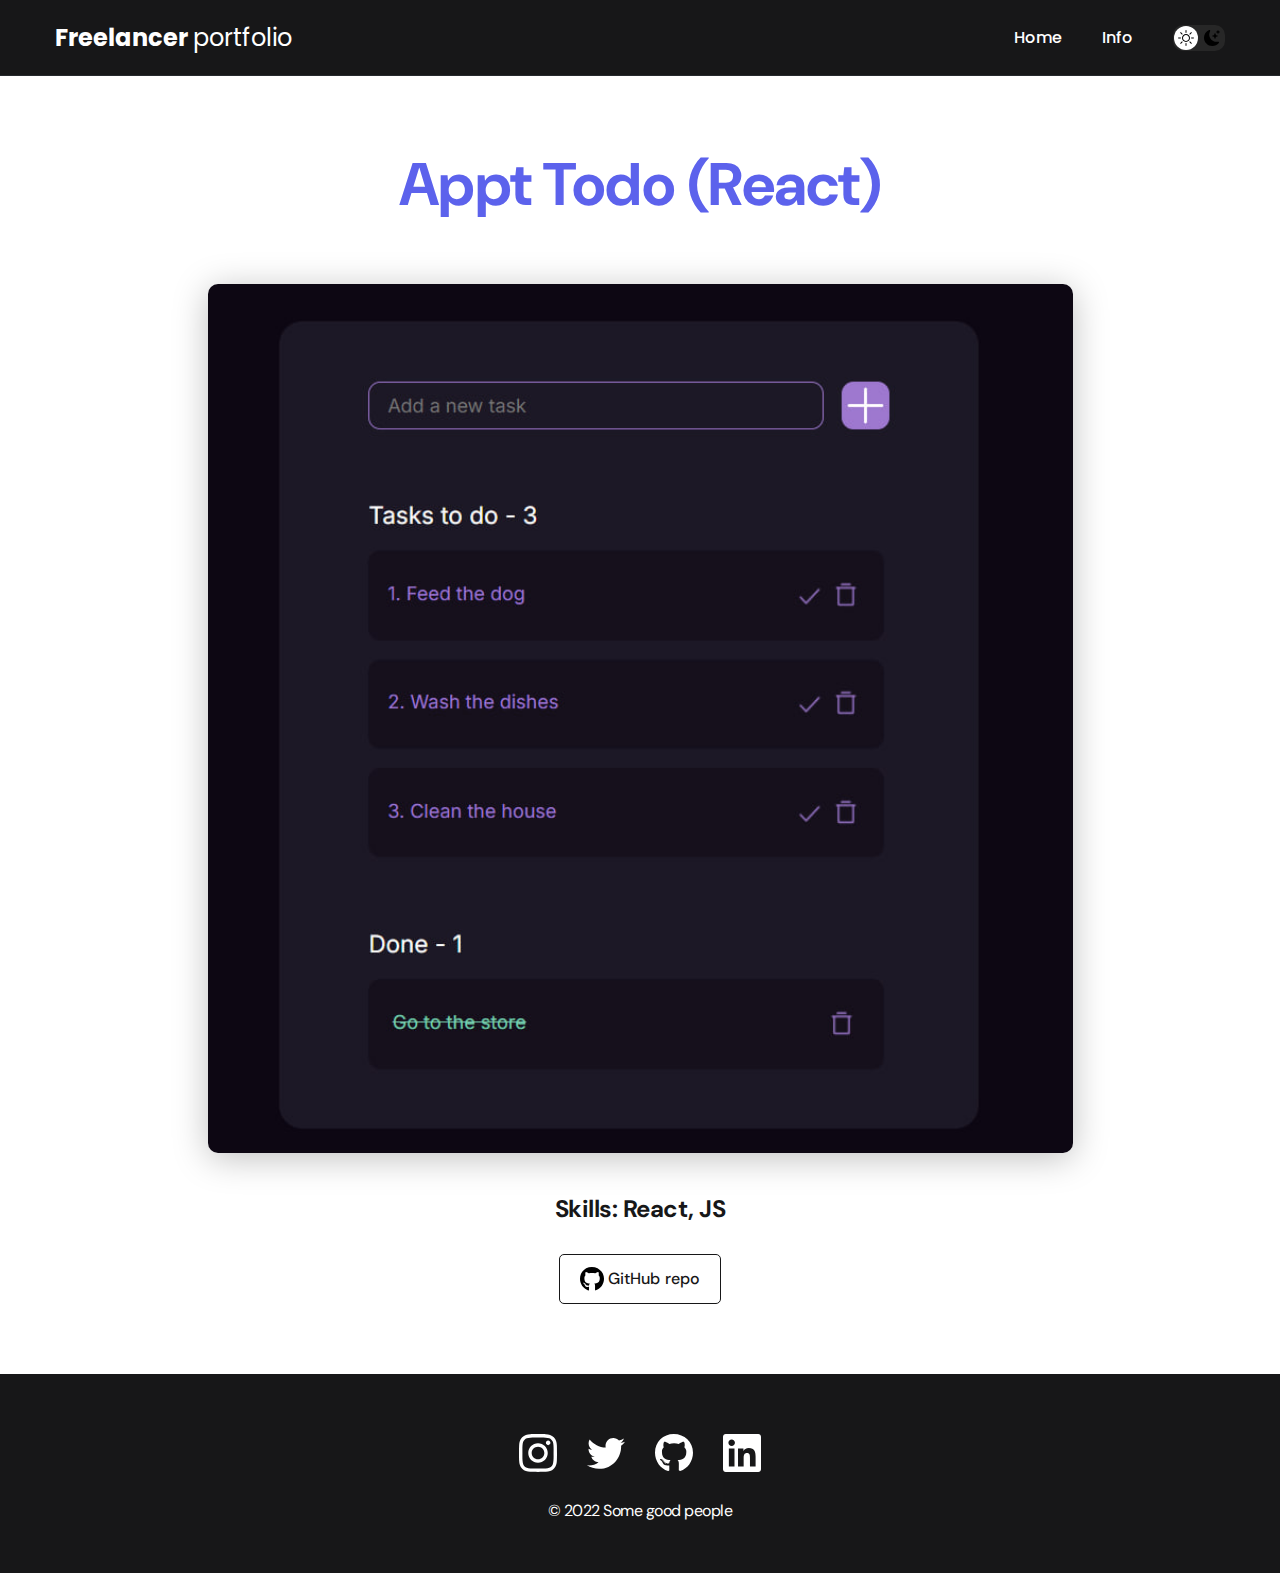
<file: project-6.html>
<!DOCTYPE html>
<html lang="en">

<head>
  <meta charset="UTF-8">
  <meta name="viewport" content="width=device-width, initial-scale=1.0">
  <title>Document</title>
  <link rel="stylesheet" href="css/reset.css">
  <link rel="stylesheet" href="css/main.css">
  <link rel="stylesheet" href="css/adaptive.css">
  <link rel="preconnect" href="https://fonts.googleapis.com">
  <link rel="preconnect" href="https://fonts.gstatic.com" crossorigin>
  <link
    href="https://fonts.googleapis.com/css2?family=DM+Sans:wght@400;500;700&family=Poppins:wght@400;500;700&display=swap"
    rel="stylesheet">
</head>
<link rel="apple-touch-icon" sizes="57x57" href="./img/favicon/apple-icon-57x57.png">
<link rel="apple-touch-icon" sizes="60x60" href="./img/favicon/apple-icon-60x60.png">
<link rel="apple-touch-icon" sizes="72x72" href="./img/favicon/apple-icon-72x72.png">
<link rel="apple-touch-icon" sizes="76x76" href="./img/favicon/apple-icon-76x76.png">
<link rel="apple-touch-icon" sizes="114x114" href="./img/favicon/apple-icon-114x114.png">
<link rel="apple-touch-icon" sizes="120x120" href="./img/favicon/apple-icon-120x120.png">
<link rel="apple-touch-icon" sizes="144x144" href="./img/favicon/apple-icon-144x144.png">
<link rel="apple-touch-icon" sizes="152x152" href="./img/favicon/apple-icon-152x152.png">
<link rel="apple-touch-icon" sizes="180x180" href="./img/favicon/apple-icon-180x180.png">
<link rel="icon" type="image/png" sizes="192x192" href="./img/favicon/android-icon-192x192.png">
<link rel="icon" type="image/png" sizes="32x32" href="./img/favicon/favicon-32x32.png">
<link rel="icon" type="image/png" sizes="96x96" href="./img/favicon/favicon-96x96.png">
<link rel="icon" type="image/png" sizes="16x16" href="./img/favicon/favicon-16x16.png">
<link rel="manifest" href="./img/favicon/manifest.json">
<meta name="msapplication-TileColor" content="#ffffff">
<meta name="msapplication-TileImage" content="./img/favicon/ms-icon-144x144.png">
<meta name="theme-color" content="#ffffff">

<body>

  <!-- HEADER -->

  <div class="header">
    <div class="container">
      <nav class="nav">
        <a href="index.html" class="logo">Freelancer
          <span class="logo-bold">portfolio</span>
        </a>
        <button class="dark__btn">
          <img class="dark__btn-mood" src="img/icons/sun.svg" alt="">
          <img class="dark__btn-mood" src="img/icons/moon.svg" alt="">
        </button>
        <ul class="nav__menu">
          <li class="nav__menu__item"><a class="nav__menu-link " href="index.html">Home</a></li>
          <!-- <li class="nav__menu__item"><a class="nav__menu-link" href="./skills.html">Skills</a>
          </li> -->
          <li class="nav__menu__item"><a class="nav__menu-link" href="info.html">Info</a>
          </li>
          <img class="burger__x" src="img/icons/x.svg" alt="">
        </ul>
        <button class="burger">
          <span class="burger__line"></span>
          <span class="burger__line"></span>
          <span class="burger__line"></span>
        </button>
      </nav>
    </div>
  </div>



  <!-- PROJECTS -->

  <main>
    <section class="projects">
      <div class="container">
        <h2 class="title">
          Appt Todo (React) <br>
        </h2>
        <div class="projects__example">
          <a href="https://alenvik.github.io/AppTodo/" target="_blank">
            <img class="projects__example-img" src="img/projects/AppTodo(React).jpg" alt="picture">
          </a>
          <p class="projects__example-text">
            Skills: React, JS
          </p>
          <a class="btn-outline" href="https://github.com/AlenVik/AppTodo" target="_blank">
            <img class="btn-outline-icon" src="img/icons/gitHub-black.svg" alt="picture">
            GitHub repo</a>
        </div>
      </div>
      </div>
      </div>
    </section>
  </main>


  <!-- FOOTER  -->

  <footer class="footer">
    <div class="container">
      <div class="footer__box">

        <ul class="footer__item">
          <li class="footer__list">
            <a class="footer__list-link" href="#!">
              <img src="img/icons/instagram.svg" alt="" class="footer__link-img">
            </a>
          </li>
          <li class="footer__list">
            <a class="footer__list-link" href="#!">
              <img src="img/icons/twitter.svg" alt="" class="footer__link-img">
            </a>
          </li>
          <li class="footer__list">
            <a class="footer__list-link" href="#!">
              <img src="img/icons/gitHub.svg" alt="" class="footer__link-img">
            </a>
          </li>
          <li class="footer__list">
            <a class="footer__list-link" href="#!">
              <img src="img/icons/linkedIn.svg" alt="" class="footer__link-img">
            </a>
          </li>

        </ul>

        <p class="footer__copy">
          © 2022 Some good people
        </p>
      </div>
    </div>
  </footer>
  <div class="xss " href="#"></div>
  <script src="js/main.js"></script>
  <script src="js/hover-header.js"></script>
</body>

</html>
</file>
<file: css/main.css>
:root {
  --mainBlack: #171718;
  --mainText: #fff;
  --bg-card: var(--mainText);


  --sectionText: var(--mainBlack);
  --sectionDarkText: var(--mainText);

  /* --buttonBackground: var(--mainText) */


  --titleColor: #5C62EC;
  --box-shadowMain: 0px 5px 35px rgba(0, 0, 0, 0.25);
  --box-shadowDark: 0px 5px 35px rgba(0, 0, 0, 0.8);

}

body {
  color: var(--mainText);
  display: flex;
  flex-direction: column;
  min-height: 100vh;
}


/* BUTTON DARK-MOOD  */


.dark-bg {
  background-color: #252526;
  --titleColor: var(--mainText);
  --sectionText: var(--sectionDarkText);
  --bg-card: var(--mainBlack);

  --box-shadowMain: var(--box-shadowDark);
}



.container {
  max-width: 1200px;
  margin: 0 auto;
  padding: 0 15px;
}


/* slider */

.slide {
  position: absolute;
  top: 0;
  width: 100%;
  height: 50rem;
  display: flex;
  align-items: center;
  justify-content: center;
  transition: transform 1s;
}

.slider {
  max-width: 100rem;
  height: 50rem;
  margin: 0 auto;
  position: relative;
  overflow: hidden;
}

.slider-arrow {
  position: absolute;
  top: 50%;


  background: white;
  border-radius: 25px;
}

.slider-arrow img {
  width: 40px;
}

.arror__slider-left {
  left: 5%;
}

.arror__slider-right {
  right: 5%;
}


/* DOTS */

.dots {
  position: absolute;
  bottom: 15%;
  left: 50%;
  transform: translateX(-50%);
  display: flex;
}

.dots__dot {
  border: none;
  background-color: #b9b9b9;
  opacity: 0.7;
  height: 1rem;
  width: 1rem;
  border-radius: 50%;
  margin-right: 1.75rem;
  cursor: pointer;
  transition: all 0.5s;
}

.dots__dot:last-child {
  margin: 0;
}

.dots__dot--active {
  /* background-color: #fff; */
  background-color: #ea3131;
  opacity: 1;
}

/* BURGER */

.burger {
  display: none;
  margin-left: auto;
  gap: 5px;
  flex-direction: column;
  z-index: 5;
}

.burger__x {
  display: none;
  width: 30px;
  height: 20px;
  position: absolute;
  top: 33px;
  right: 87px;
}

.burger.hidden {
  display: none;
}

.burger__x.active {
  display: block;

}

.nav__menu.nav__menu--active {
  display: flex;
  flex-direction: column;
  gap: 14px;
  position: fixed;
  top: -3px;
  left: 0;
  margin: 0 auto;
  right: 0;
  background: black;
  padding: 30px 15px;
  text-align: center;
  z-index: 5;
}

.nav__menu__item {
  cursor: auto;
}

.burger__line {
  width: 30px;
  height: 3px;
  display: block;
  background: var(--mainText);
  border-radius: 10px;
}

.xlink {
  position: fixed;
  top: 0;
  left: 0;
  width: 100%;
  height: 100%;
  background-color: rgba(0, 0, 0, 0.5);
  backdrop-filter: blur(3px);
  z-index: 4;
}


/* .burger__line:first-child {
  transform: rotate(46deg);
  transform-origin: -4px -1px;
}

.burger__line:nth-child(2) {
  display: none;
}

.burger__line:last-child {
  transform: rotate(313deg);
  transform-origin: 16px 13px;
} */

/* HEADER */

.header {
  background-color: var(--mainBlack);
  border-bottom: 1px solid #26292D;
}

.nav {
  display: flex;
  justify-content: space-between;
  align-items: center;
  column-gap: 20px;
  background-color: var(--mainBlack);
  padding: 20px 0;
}

.logo {
  font-size: 24px;
  font-family: 'Poppins', sans-serif;
  font-weight: 700;
  color: var(--mainText);
  transition: .2s ease-in;
}

.logo-bold {
  font-size: 24px;
  font-family: 'Poppins', sans-serif;
  font-weight: 400;
  color: var(--mainText);
  transition: .2s ease-in;
}

.nav__menu {
  display: flex;
  column-gap: 40px;
  margin-left: auto;
  margin-right: 20px;
}


.nav__menu-link {
  color: var(--mainText);
  font-family: 'Poppins', sans-serif;
  font-weight: 500;
  font-size: 16px;
  line-height: 24px;
  position: relative;
  transition: .2s ease-in;
}

/* .nav__menu-link:hover {
  color: grey;
} */


.nav__menu-link--active::before {
  content: '';
  width: 100%;
  height: 2px;
  background-color: #5C62EC;
  position: absolute;
  top: 25px;
  left: 0
}


/* HEADER CONTENT  */

.header__content {
  display: flex;
  justify-content: center;
  align-items: center;
  text-align: center;
  min-height: 695px;

  background-color: var(--mainBlack);


  background-image: url(/img/header-bg.png);
  background-repeat: no-repeat;
  background-position: center;
}

.header__wrapper {
  padding: 0 15px;
  max-width: 630px;
}

.header__content-title {
  font-family: 'DM Sans', sans-serif;
  font-size: 40px;
  font-weight: 700;
  line-height: 1.4;
  text-align: center;
  letter-spacing: -0.5px;
}

.header__content-title strong {
  font-size: 60px;
  font-weight: 700;
}

.header__content-title em {
  font-style: normal;
  color: #5C62EC;
}

.header__content-text {
  margin-top: 20px;
  margin-bottom: 40px;

  font-family: 'DM Sans', sans-serif;
  font-weight: 500;
  font-size: 18px;
  line-height: 24px;

}

.btn {
  font-family: 'DM Sans', sans-serif;
  font-weight: 500;
  font-size: 16px;
  line-height: 24px;

  text-align: center;
  letter-spacing: 0.15px;
  color: var(--mainText);
  background-color: #5C62EC;
  padding: 12px 28px;
  display: inline-block;
  border-radius: 5px;
  margin-bottom: 40px;

  transition: opacity .2s ease-in;
}

.btn:hover {
  opacity: 0.8;
}

.btn:active {
  position: relative;
  top: 1px;
}

/* PROJECTS */

.projects {
  padding: 70px 0;
  color: var(--mainBlack);
}

.title {
  font-family: 'DM Sans', sans-serif;
  font-weight: 700;
  font-size: 60px;
  line-height: 130%;
  margin-bottom: 60px;
  color: var(--titleColor);

  text-align: center;
  letter-spacing: -0.5px;
}

.projects__link {
  color: var(--sectionText);

}

.projects__list {
  display: flex;
  justify-content: center;
  flex-wrap: wrap;
  gap: 30px;
}

.projects__list-item {
  box-shadow: var(--box-shadowMain);
  display: inline-block;
  border-radius: 10px;
  background-color: var(--bg-card);
}


.projects__pic {
  border-radius: 10px;
  width: 370px;
  height: 278px;
  object-fit: cover;
}

.projects__name {
  font-family: 'DM Sans', sans-serif;
  font-weight: 700;
  font-size: 24px;
  line-height: 130%;

  letter-spacing: -0.5px;
  padding-left: 20px;
  padding-top: 15px;
  padding-bottom: 25px;
}

/* FOOTER */

.footer {
  background-color: var(--mainBlack);
  padding: 60px 0 50px;
  margin-top: auto;
}

.footer__item {
  display: flex;
  justify-content: center;
  gap: 30px;
  align-items: center;
  margin-bottom: 27px;
}

.footer__copy {
  font-family: 'DM Sans', sans-serif;
  font-weight: 400;
  font-size: 16px;
  line-height: 150%;

  text-align: center;
  letter-spacing: -0.5px;

  color: var(--mainText);
}



/* PROJECTS PAGE  */

.projects__example {
  text-align: center;
}

.projects__example-img {
  max-width: 865px;
  width: 100%;
  margin: 0 auto;
  display: inline-block;
  border-radius: 10px;
  box-shadow: 0px 5px 35px rgb(0 0 0 / 25%);
}

.projects__example-text {
  font-family: 'DM Sans', sans-serif;
  font-weight: 700;
  font-size: 24px;
  line-height: 130%;
  /* or 31px */
  margin: 40px 0 30px;
  text-align: center;
  letter-spacing: -0.5px;
  color: var(--sectionText);
}

.btn-outline {
  font-family: 'DM Sans', sans-serif;
  font-weight: 500;
  font-size: 16px;
  line-height: 24px;

  text-align: center;
  letter-spacing: 0.15px;
  color: var(--skills-text);
  display: inline-block;
  margin: 0 auto;
  border-radius: 5px;
  border: 1px solid var(--mainBlack);
  padding: 12px 20px;
  background: #fff;
}

.btn-outline:active {
  position: relative;
  top: 1px;
}

/* SKILLS  */


.skills {
  padding: 70px 0;
}

.skills__box {
  font-family: 'DM Sans', sans-serif;
  color: var(--sectionText);
  max-width: 571px;
  margin: 0 auto;
  display: flex;
  flex-direction: column;
  row-gap: 40px;
}


.skills__box-title {
  font-weight: 700;
  font-size: 40px;
  line-height: 130%;

  text-align: center;
  letter-spacing: -0.5px;

  margin-bottom: 20px;
}

.skills__box-text {
  font-weight: 400;
  font-size: 18px;
  line-height: 150%;

  text-align: center;
  letter-spacing: -0.5px;

}


/* CONTACTS */

.contacts {
  padding: 0 0 70px;
  letter-spacing: -0.5px;
}

.contacts__box {
  font-family: 'DM Sans', sans-serif;
  margin: 0 auto;
  max-width: 570px;
  display: flex;
  flex-direction: column;
  align-items: center;
  row-gap: 40px;
  text-align: center;
  color: var(--sectionText);
}


.contacts__name {
  margin-bottom: 20px;
  font-size: 40px;
  line-height: 1.3;
  font-weight: 700;
}

.contacts__link {
  font-weight: 400;
  font-size: 18px;
  line-height: 150%;

  text-align: center;
  letter-spacing: -0.5px;
}



/* BUTTON DARK-BTN  */

.dark__btn {
  order: 5;
  display: flex;
  justify-content: space-between;
  gap: 10px;
  background: #272727;
  ;
  border-radius: 10px;
  padding: 5px;
  position: relative;
  z-index: 49;
}

.dark__btn::before {
  content: '';
  position: absolute;
  width: 24px;
  height: 24px;
  background-color: var(--mainText);
  border-radius: 15px;
  top: 1px;
  left: 1px;
  transition: left 0.2s ease-in;
}

.dark__btn.active::before {
  left: 27px;
}

.dark__btn-mood {
  position: relative;
  z-index: 9;
}
</file>
<file: css/adaptive.css>
@media (max-width: 730px) {
  .burger {
    display: flex;
    margin-left: auto;
    gap: 5px;
    flex-direction: column;
  }

  .nav__menu {
    display: none;
  }
}

@media (max-width: 595px) {
  .header__content-title strong {
    font-size: 45px;
  }

  .header__content-title {
    font-size: 35px;
  }

  .header__content-text {
    margin-top: 15px;
    margin-bottom: 40px;
    font-size: 17px;
  }


}

@media (max-width: 390px) {
  .logo-bold {
    display: none;
  }

  .header__content {
    min-height: 590px;
  }

  .title {
    font-size: 45px;
    margin-bottom: 50px;
  }

  .projects,
  .skills,
  .contacts {
    padding: 50px 0;
  }

  .footer {
    padding: 50px 0 40px;
  }

  .projects__example-text {
    font-size: 19px;
    margin: 30px 0 20px;
  }

  .contacts__box {
    row-gap: 25px;
  }

  .contacts__name {
    margin-bottom: 12px;
    font-size: 33px;
    line-height: 1.2;
  }
}
</file>
